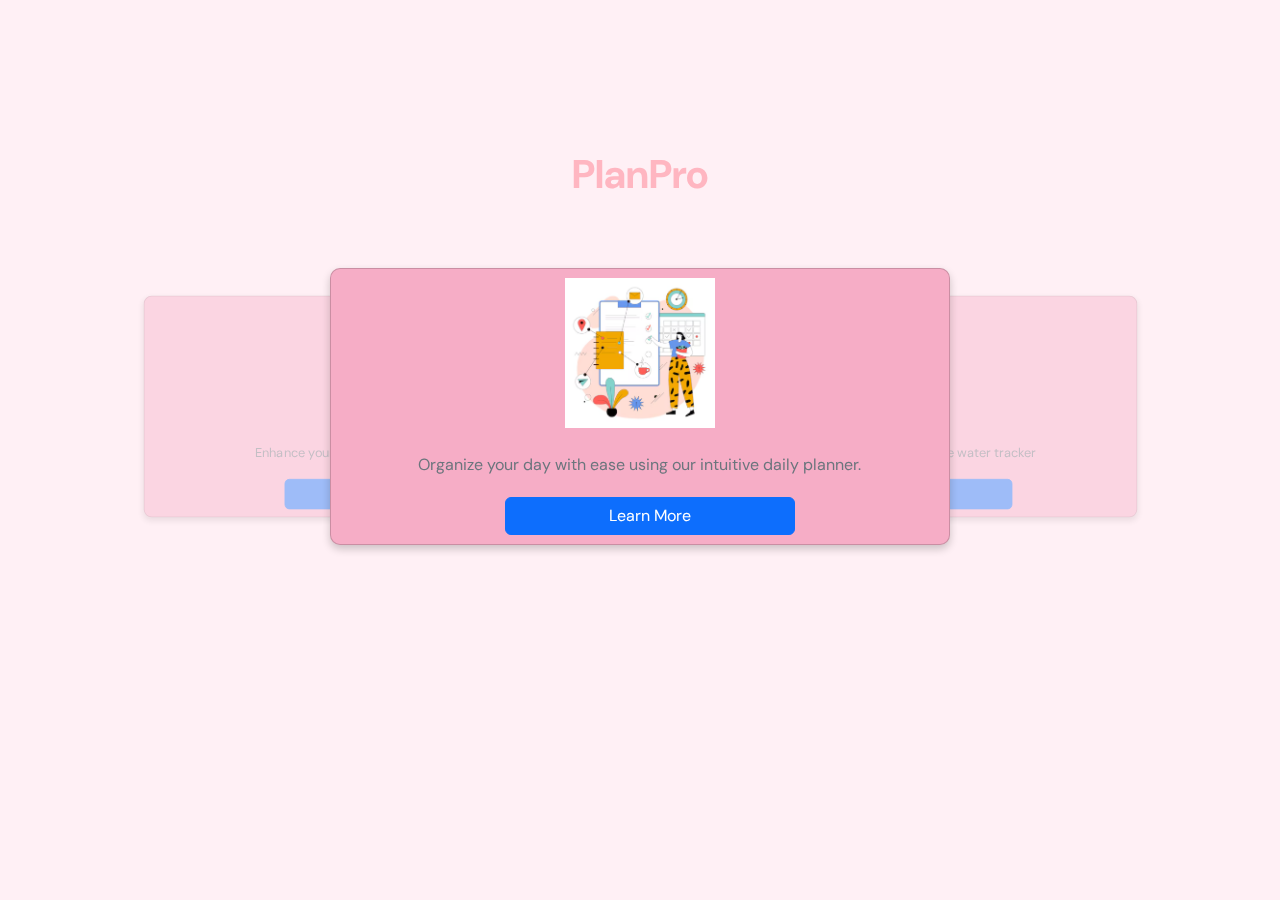
<file: index.html>
<!DOCTYPE html>
<html lang="en">
<head>
    <meta charset="UTF-8">
    <meta name="viewport" content="width=device-width, initial-scale=1.0">
    <title>PlanPro</title>
    <link href="https://cdn.jsdelivr.net/npm/bootstrap@5.3.3/dist/css/bootstrap.min.css" rel="stylesheet" integrity="sha384-QWTKZyjpPEjISv5WaRU9OFeRpok6YctnYmDr5pNlyT2bRjXh0JMhjY6hW+ALEwIH" crossorigin="anonymous">
    <link rel="stylesheet" href="style.css">
    <script src="https://cdn.jsdelivr.net/npm/@popperjs/core@2.11.6/dist/umd/popper.min.js" integrity="sha384-oBqDVmMz4fnFO9FV0wL1n4NInE2zZs2ZwHg7o2oJ4j+z5oRa0f7g0x3fpr5Ez8Q" crossorigin="anonymous"></script>
    <script src="https://cdn.jsdelivr.net/npm/bootstrap@5.3.3/dist/js/bootstrap.min.js" integrity="sha384-6n4ogOjZsA69j2QK+4As9Tf4GEdYPdj44m4U4X+G1COgf7ihR03Hx3jf4d6AA2xk" crossorigin="anonymous"></script>
    <script src="script.js"></script>
</head>
<body>
  
    <div class="container">
        <h1 class="title">PlanPro</h1>
        <input type="radio" name="slider" id="item-1" checked>
        <input type="radio" name="slider" id="item-2">
        <input type="radio" name="slider" id="item-3">
        <div class="cards">
            <label class="card" for="item-1" id="song-1">
                <img src="assets\image.png" alt="Daily Planner Image" class="card-img">
                <p>Organize your day with ease using our intuitive daily planner.</p>
                <a href="daily planner/index.html" class="btn btn-primary col-6">Learn More</a>
            </label>
            <label class="card" for="item-2" id="song-2">
                <img src="assets\water.jpg" alt="Second Card Image" class="card-img">
                <p>Stay hydrated with our easy-to-use water tracker</p>
                <a href="water-tracker\index.html" class="btn btn-primary col-6">Learn More</a>
            </label>
            <label class="card" for="item-3" id="song-3">
                <img src="assets\timer.jpg" alt="Third Card Image" class="card-img">
                <p>Enhance your productivity with our focus timer</p>
                <a href="timer\index.html" class="btn btn-primary col-6">Learn More</a>
            </label>
        </div>
    </div>
</body>
</html>
</file>
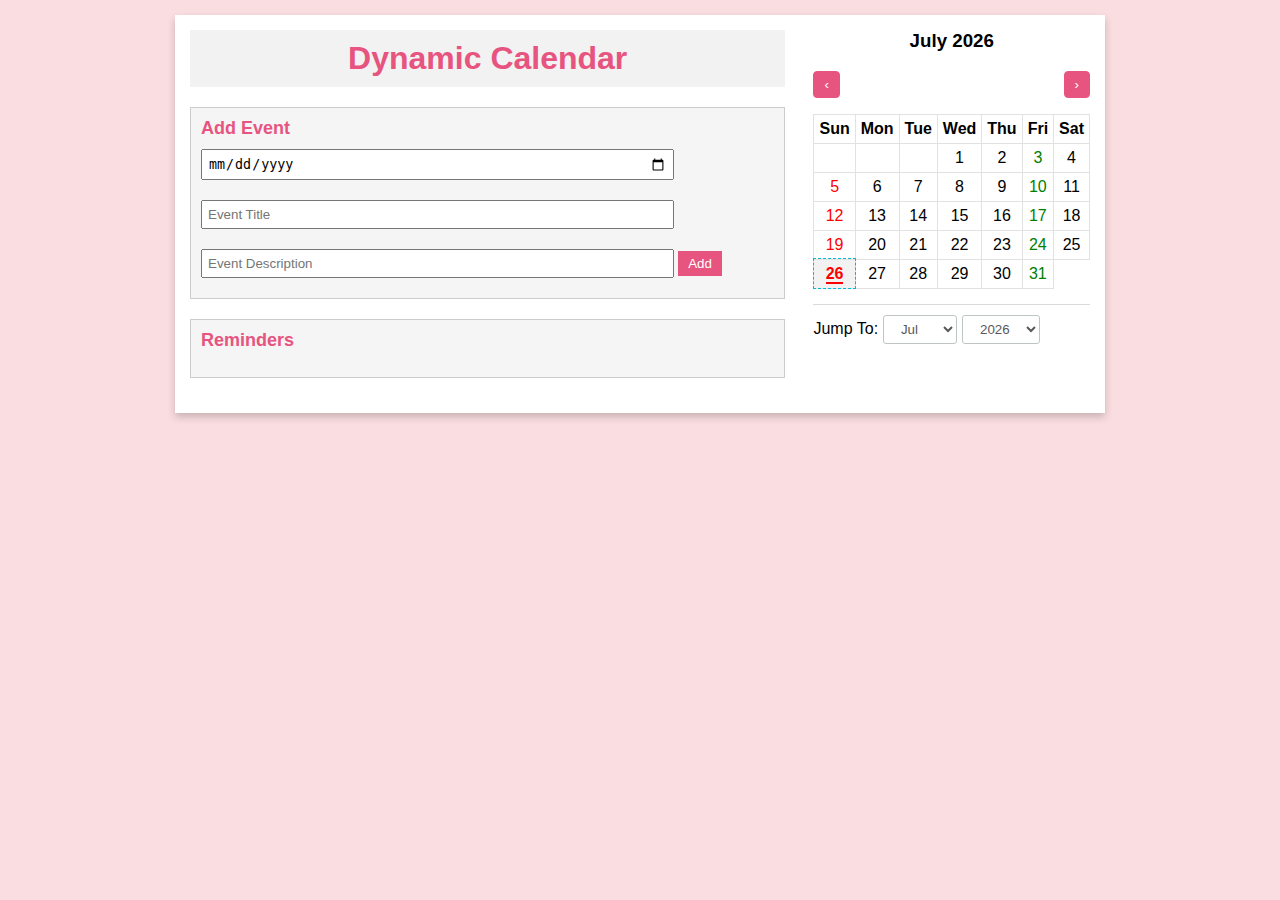
<file: calendar/index.html>
<!-- index.html -->
 
<!DOCTYPE html>
<html lang="en">
 
<head>
    <meta charset="UTF-8">
    <meta name="viewport"
          content="width=device-width, 
                   initial-scale=1.0">
    <link rel="stylesheet" href="./style.css">
    <title>Dynamic Calendar</title>
</head>
 
<body>
    <!-- Main wrapper for the calendar application -->
    <div class="wrapper">
        <div class="container-calendar">
            <div id="left">
                <h1>Dynamic Calendar</h1>
                <div id="event-section">
                    <h3>Add Event</h3>
                    <input type="date" id="eventDate">
                    <input type="text"
                        id="eventTitle"
                        placeholder="Event Title">
                    <input type="text"
                        id="eventDescription"
                        placeholder="Event Description">
                    <button id="addEvent" onclick="addEvent()">
                        Add
                    </button>
                </div>
                <div id="reminder-section">
                    <h3>Reminders</h3>
                    <!-- List to display reminders -->
                    <ul id="reminderList">
                        <li data-event-id="1">
                            <strong>Event Title</strong>
                            - Event Description on Event Date
                            <button class="delete-event"
                                onclick="deleteEvent(1)">
                                Delete
                            </button>
                        </li>
                    </ul>
                </div>
            </div>
            <div id="right">
                <h3 id="monthAndYear"></h3>
                <div class="button-container-calendar">
                    <button id="previous"
                            onclick="previous()">
                          ‹
                      </button>
                    <button id="next"
                            onclick="next()">
                          ›
                      </button>
                </div>
                <table class="table-calendar"
                       id="calendar"
                       data-lang="en">
                    <thead id="thead-month"></thead>
                    <!-- Table body for displaying the calendar -->
                    <tbody id="calendar-body"></tbody>
                </table>
                <div class="footer-container-calendar">
                    <label for="month">Jump To: </label>
                    <!-- Dropdowns to select a specific month and year -->
                    <select id="month" onchange="jump()">
                        <option value=0>Jan</option>
                        <option value=1>Feb</option>
                        <option value=2>Mar</option>
                        <option value=3>Apr</option>
                        <option value=4>May</option>
                        <option value=5>Jun</option>
                        <option value=6>Jul</option>
                        <option value=7>Aug</option>
                        <option value=8>Sep</option>
                        <option value=9>Oct</option>
                        <option value=10>Nov</option>
                        <option value=11>Dec</option>
                    </select>
                    <!-- Dropdown to select a specific year -->
                    <select id="year" onchange="jump()"></select>
                </div>
            </div>
        </div>
    </div>
    <!-- Include the JavaScript file for the calendar functionality -->
    <script src="./script.js"></script>
</body>
 
</html>
</file>
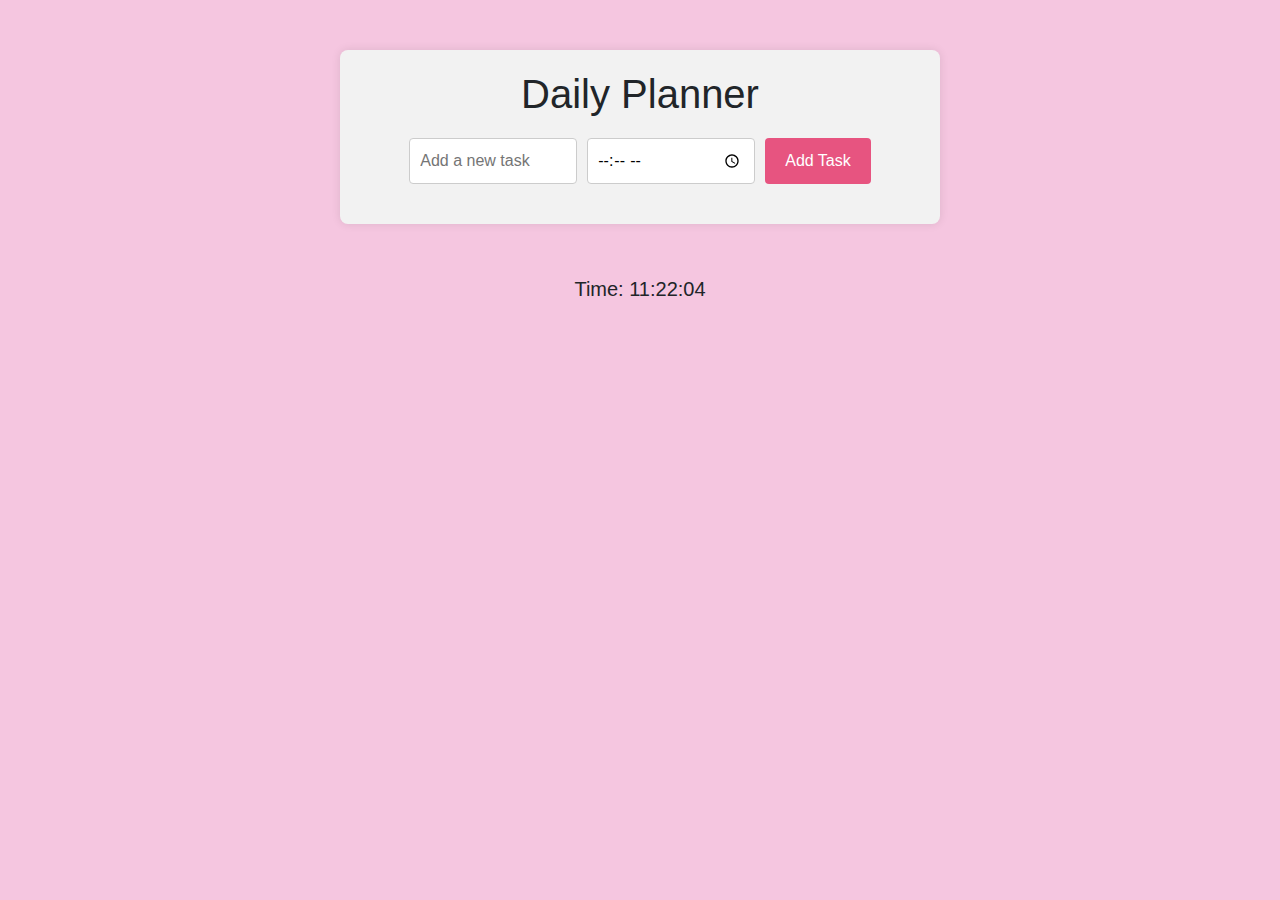
<file: daily planner/index.html>
<!DOCTYPE html>
<html lang="en">
<head>
    <meta charset="UTF-8">
    <meta name="viewport" content="width=device-width, initial-scale=1.0">
    <title>Daily Planner</title>
    <link href="https://cdn.jsdelivr.net/npm/bootstrap@5.3.3/dist/css/bootstrap.min.css" rel="stylesheet" integrity="sha384-QWTKZyjpPEjISv5WaRU9OFeRpok6YctnYmDr5pNlyT2bRjXh0JMhjY6hW+ALEwIH" crossorigin="anonymous">
    <script src="https://cdn.jsdelivr.net/npm/@popperjs/core@2.9.2/dist/umd/popper.min.js"></script>
    <link rel="stylesheet" href="style.css">
</head>
<body>
    <div class="planner">
        <h1>Daily Planner</h1>
        <div class="task-input">
            <input type="text" id="task-input" placeholder="Add a new task">
            <input type="time" id="reminder-time" placeholder="Set reminder time">
            <button id="add-task-button">Add Task</button>
        </div>
        <div class="tasks-list" id="tasks-list"></div>
    </div>
    <div class="time" id="currentTime"></div>
    <script src="script.js"></script>
</body>
</html>
</file>
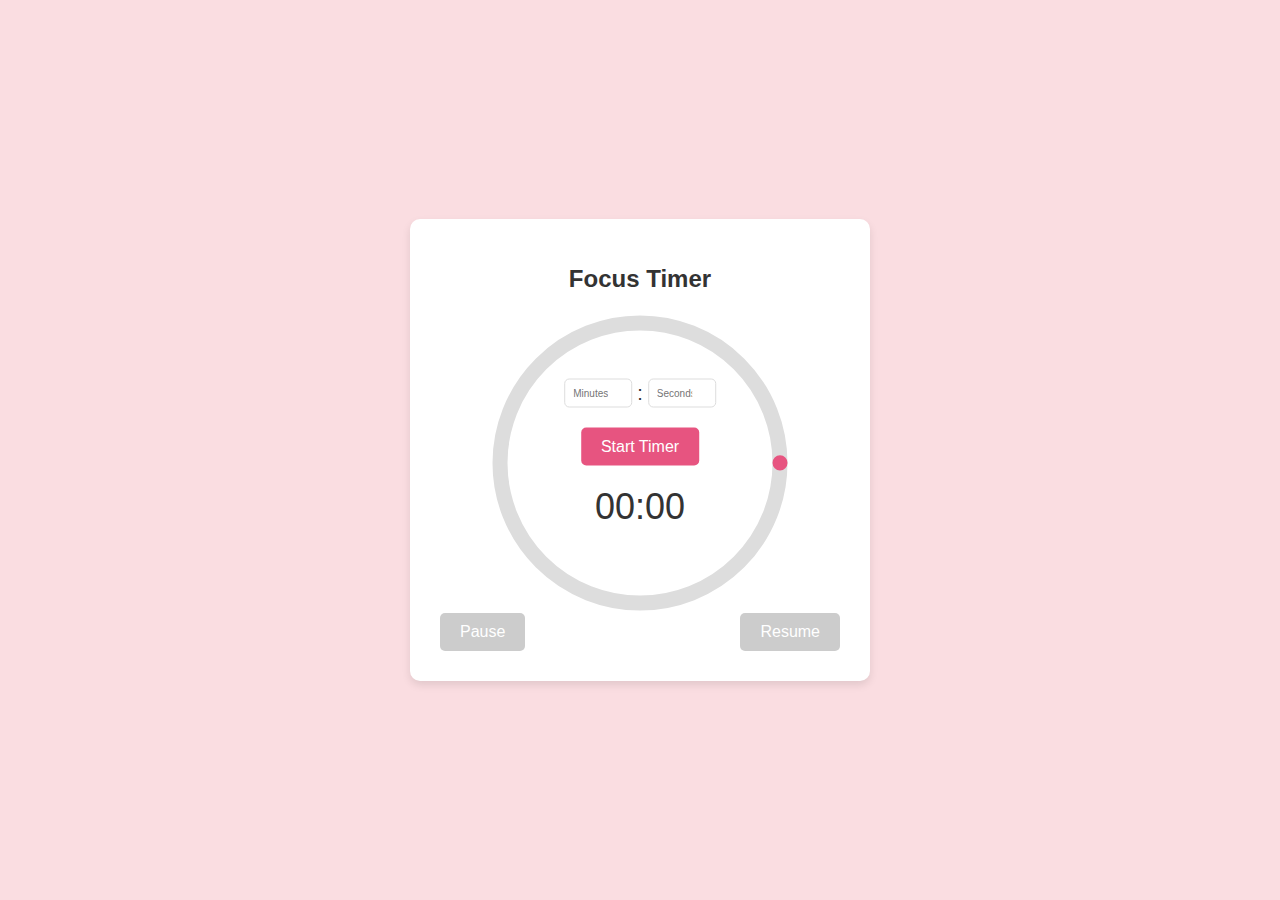
<file: timer/index.html>
<!DOCTYPE html>
<html lang="en">
<head>
    <meta charset="UTF-8">
    <meta name="viewport" content="width=device-width, initial-scale=1.0">
    <title>Focus Timer</title>
    <link rel="stylesheet" href="style.css">
</head>
<body>
    <div class="container">
        <h1>Focus Timer</h1>
        <div class="progress-container">
            <svg class="circular-progress" width="300" height="300" viewBox="0 0 300 300">
                <circle class="circular-progress-bg" cx="150" cy="150" r="140"></circle>
                <circle id="progress-bar-fill" class="circular-progress-bar" cx="150" cy="150" r="140"></circle>
            </svg>
            <div class="form-container">
                <form id="timer-form" class="timer-form">
                    <div class="input-group">
                        <input type="number" id="minutes" placeholder="Minutes" required>
                        <span>:</span>
                        <input type="number" id="seconds" placeholder="Seconds" required>
                    </div>
                    <button type="submit" class="btn">Start Timer</button>
                </form>
                <div id="timer-display" class="timer-display">00:00</div>
            </div>
        </div>
        <div class="buttons">
            <button id="pause-button" class="btn" disabled>Pause</button>
            <button id="resume-button" class="btn" disabled>Resume</button>
        </div>
        <audio id="alarm-sound" src="alarm.mp3"></audio>
    </div>
    <script src="script.js"></script>
</body>
</html>
</file>
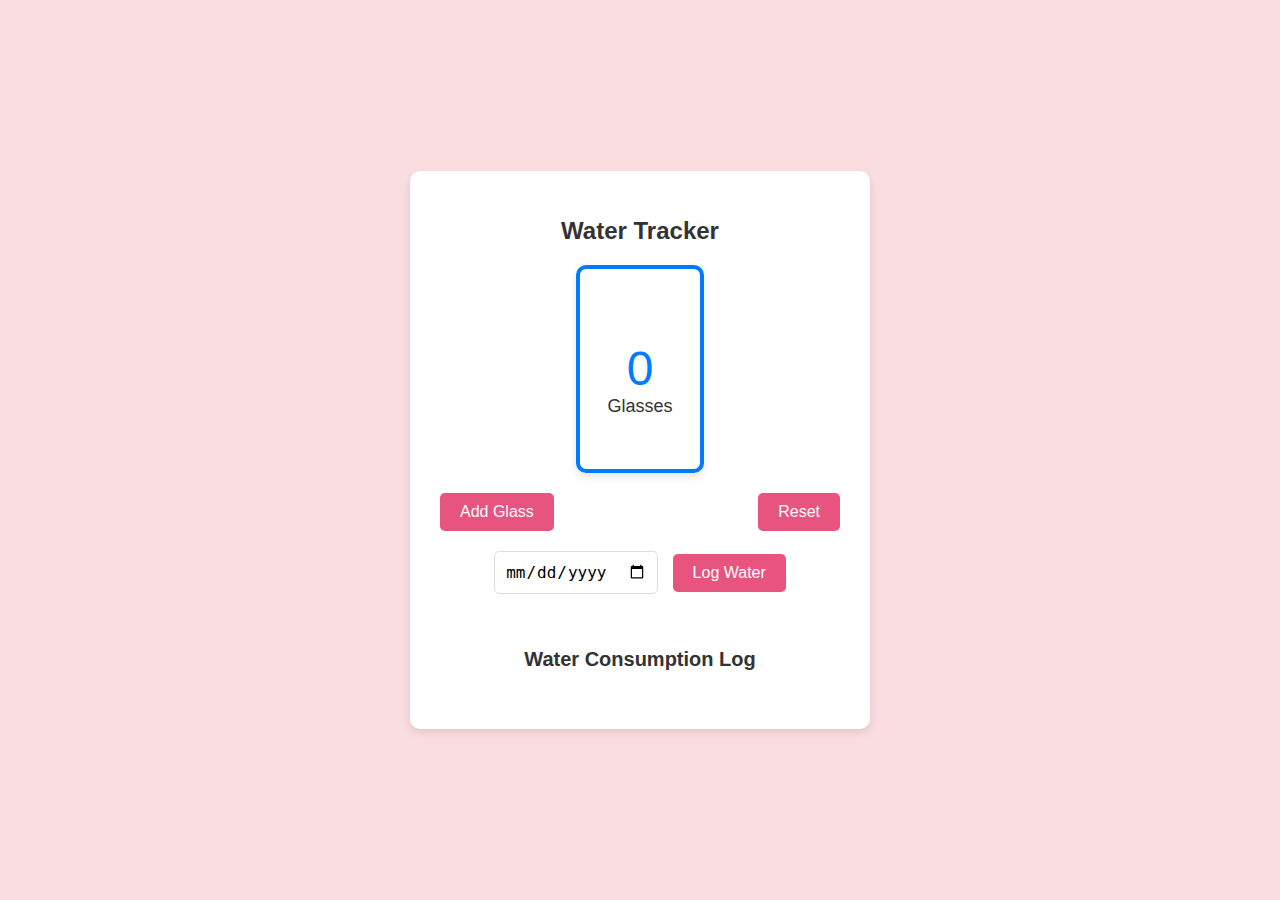
<file: water-tracker/index.html>
<!DOCTYPE html>
<html lang="en">
<head>
    <meta charset="UTF-8">
    <meta name="viewport" content="width=device-width, initial-scale=1.0">
    <title>Water Tracker</title>
    <link rel="stylesheet" href="style.css">
</head>
<body>
    <div class="container">
        <h1>Water Tracker</h1>
        <div class="tracker">
            <div class="glass">
                <div id="glass-fill" class="glass-fill"></div>
                <div class="inner-glass">
                    <div id="water-count" class="count">0</div>
                    <div class="label">Glasses</div>
                </div>
            </div>
        </div>
        <div class="buttons">
            <button id="add-water-button" class="btn">Add Glass</button>
            <button id="reset-water-button" class="btn reset">Reset</button>
        </div>
        <div id="kudos-message" class="kudos-message"></div>
        <div class="date-input">
            <input type="date" id="date-input">
            <button id="log-water-button" class="btn">Log Water</button>
        </div>
        <div id="water-log" class="water-log">
            <br>
            <h2>Water Consumption Log</h2><br>
        </div>
    </div>
    <script src="script.js"></script>
</body>
</html>
</file>
<file: style.css>
@import url("https://fonts.googleapis.com/css?family=DM+Sans:400,500,700&display=swap");

* {
    box-sizing: border-box;
}

html, body {
    margin: 0;
    padding: 0;
    width: 100%;
    height: 100%;
}

body {
    display: flex;
    align-items: center;
    justify-content: center;
    padding: 30px 10px;
    font-family: 'DM Sans', sans-serif;
    transition: background .4s ease-in;
    background:#FFF0F5;
    background-size: cover; 
    background-position: center;
}

.title {
    font-family: 'DM Sans', sans-serif;
    font-weight: 700;
    font-size: 2.5rem;
    margin-bottom: 20px;
    color: #FFB6C1; /* Light Pink */
}

input[type=radio] {
    display: none;
}

.card {
    position: absolute;
    width: 80%; /* Reduced width */
    height: 60%; /* Reduced height */
    left: 0;
    right: 0;
    margin: auto;
    transition: transform .4s ease;
    cursor: pointer;
    border-radius: 10px;
    box-shadow: 0 4px 8px rgba(0, 0, 0, 0.2);
    background: #F6ADC6; /* Nadeshiko Pink */
    display: flex;
    flex-direction: column;
    justify-content: center;
    align-items: center;
    padding: 20px;
    text-align: center;
}

.container {
    width: 100%;
    max-width: 800px;
    max-height: 600px;
    height: 100%;
    transform-style: preserve-3d;
    display: flex;
    justify-content: center;
    flex-direction: column;
    align-items: center;
}

.cards {
    position: relative;
    width: 100%;
    height: 100%;
    margin-bottom: 20px;
    margin-top: 50px;
}

.card h5 {
    margin: 0;
    font-size: 1.25rem;
}

.card p {
    margin: 10px 0;
    color: #6c757d;
}

.card a {
    margin-top: 10px;
    justify-content: center;
    align-items: center;
    margin-left: 20px;
}

.card-img {
    max-width: 70%; /* Increased width */
    max-height: 150px; /* Increased height */
    margin-bottom: 15px;
    border-radius: 10px;
    object-fit: contain; /* Prevents stretching and maintains aspect ratio */
}

#item-1:checked ~ .cards #song-3,
#item-2:checked ~ .cards #song-1,
#item-3:checked ~ .cards #song-2 {
    transform: translateX(-40%) scale(.8);
    opacity: .4;
    z-index: 0;
}

#item-1:checked ~ .cards #song-2,
#item-2:checked ~ .cards #song-3,
#item-3:checked ~ .cards #song-1 {
    transform: translateX(40%) scale(.8);
    opacity: .4;
    z-index: 0;
}

#item-1:checked ~ .cards #song-1,
#item-2:checked ~ .cards #song-2,
#item-3:checked ~ .cards #song-3 {
    transform: translateX(0) scale(1);
    opacity: 1;
    z-index: 1;
}

/* Responsive design */
@media (max-width: 1200px) {
  .card {
      width: 90%; /* Adjust width for smaller screens */
      height: 65%; /* Adjust height for smaller screens */
  }
}

@media (max-width: 768px) {
  .card {
      width: 95%; /* Adjust width for smaller screens */
      height: 70%; /* Adjust height for smaller screens */
  }
  
  .card h5 {
      font-size: 1.15rem; /* Adjust font size */
  }

  .card p {
      font-size: 0.95rem; /* Adjust font size */
  }

  .card-img {
      max-width: 80%; /* Adjust image width */
      max-height: 120px; /* Adjust image height */
  }
}

@media (max-width: 576px) {
  .card {
      width: 100%; /* Adjust width for smallest screens */
      height: 75%; /* Adjust height for smallest screens */
  }
  
  .card h5 {
      font-size: 1rem; /* Adjust font size */
  }

  .card p {
      font-size: 0.85rem; /* Adjust font size */
  }

  .card-img {
      max-width: 90%; /* Adjust image width */
      max-height: 100px; /* Adjust image height */
  }
}
</file>
<file: calendar/style.css>
/* styles.css */
 
/* General styling for the entire page */
body {
    font-family: Arial, sans-serif;
    background-color: #fadde1;
    margin: 0;
}
 
.wrapper {
    max-width: 1100px;
    margin: 15px auto;
}
 
/* Calendar container */
.container-calendar {
    background: #ffffff;
    padding: 15px;
    max-width: 900px;
    margin: 0 auto;
    overflow: auto;
    box-shadow: 0 4px 8px 0 rgba(0, 0, 0, 0.2);
    display: flex;
    justify-content: space-between;
}
 
/* Event section styling */
#event-section {
    padding: 10px;
    background: #f5f5f5;
    margin: 20px 0;
    border: 1px solid #ccc;
}
 
.container-calendar #left h1 {
    color: #E75480;
    text-align: center;
    background-color: #f2f2f2;
    margin: 0;
    padding: 10px 0;
}
 
#event-section h3 {
    color: #E75480;
    font-size: 18px;
    margin: 0;
}
 
#event-section input[type="date"],
#event-section input[type="text"] {
    margin: 10px 0;
    padding: 5px;
    width: 80%;
}
 
#event-section button {
    background: #E75480;
    color: white;
    border: none;
    padding: 5px 10px;
    cursor: pointer;
}
 
.event-marker {
    position: relative;
}
 
.event-marker::after {
    content: '';
    display: block;
    width: 6px;
    height: 6px;
    background-color: red;
    border-radius: 50%;
    position: absolute;
    bottom: 0;
    left: 0;
}
 
/* event tooltip styling */
.event-tooltip {
    position: absolute;
    background-color: rgba(234, 232, 232, 0.763);
    color: black;
    padding: 10px;
    border-radius: 4px;
    bottom: 20px;
    left: 50%;
    transform: translateX(-50%);
    display: none;
    transition: all 0.3s;
    box-shadow: 0 2px 4px rgba(0, 0, 0, 0.2);
    z-index: 1;
}
 
.event-marker:hover .event-tooltip {
    display: block;
}
 
/* Reminder section styling */
#reminder-section {
    padding: 10px;
    background: #f5f5f5;
    margin: 20px 0;
    border: 1px solid #ccc;
}
 
#reminder-section h3 {
    color:#E75480;
    font-size: 18px;
    margin: 0;
}
 
#reminderList {
    list-style: none;
    padding: 0;
}
 
#reminderList li {
    margin: 5px 0;
    font-size: 16px;
}
 
/* Style for the delete buttons */
.delete-event {
    background: rgb(237, 19, 19);
    color: white;
    border: none;
    padding: 5px 10px;
    cursor: pointer;
    margin-left: 10px;
    align-items: right;
}
 
/* Buttons in the calendar */
.button-container-calendar button {
    cursor: pointer;
    background:#E75480;
    color: #fff;
    border: 1px solid#E75480;
    border-radius: 4px;
    padding: 5px 10px;
}
 
/* Calendar table */
.table-calendar {
    border-collapse: collapse;
    width: 100%;
}
 
.table-calendar td,
.table-calendar th {
    padding: 5px;
    border: 1px solid #e2e2e2;
    text-align: center;
    vertical-align: top;
}
 
/* Date picker */
.date-picker.selected {
    background-color: #f2f2f2;
    font-weight: bold;
    outline: 1px dashed #00BCD4;
}
 
.date-picker.selected span {
    border-bottom: 2px solid currentColor;
}
 
/* Day-specific styling */
.date-picker:nth-child(1) {
    color: red;
    /* Sunday */
}
 
.date-picker:nth-child(6) {
    color: green;
    /* Friday */
}
 
/* Hover effect for date cells */
.date-picker:hover {
    background-color: green;
    color: white;
    cursor: pointer;
}
 
/* Header for month and year */
#monthAndYear {
    text-align: center;
    margin-top: 0;
}
 
/* Navigation buttons */
.button-container-calendar {
    position: relative;
    margin-bottom: 1em;
    overflow: hidden;
    clear: both;
}
 
#previous {
    float: left;
}
 
#next {
    float: right;
}
 
/* Footer styling */
.footer-container-calendar {
    margin-top: 1em;
    border-top: 1px solid #dadada;
    padding: 10px 0;
}
 
.footer-container-calendar select {
    cursor: pointer;
    background: #ffffff;
    color: #585858;
    border: 1px solid #bfc5c5;
    border-radius: 3px;
    padding: 5px 1em;
}
/* Responsive styles */
@media (max-width: 1200px) {
    .container-calendar {
        max-width: 700px;
        padding: 10px;
    }
}

@media (max-width: 992px) {
    .container-calendar {
        max-width: 600px;
    }

    .wrapper {
        max-width: 900px;
    }

    .table-calendar th,
    .table-calendar td {
        padding: 4px;
    }

    #event-section input[type="date"],
    #event-section input[type="text"] {
        width: 100%;
    }

    .button-container-calendar button {
        padding: 4px 8px;
    }
}

@media (max-width: 768px) {
    .container-calendar {
        flex-direction: column;
    }

    .wrapper {
        max-width: 600px;
    }

    .table-calendar th,
    .table-calendar td {
        padding: 3px;
    }

    #event-section input[type="date"],
    #event-section input[type="text"] {
        width: 100%;
    }

    .button-container-calendar button {
        padding: 3px 6px;
    }
}

@media (max-width: 576px) {
    .container-calendar {
        max-width: 100%;
        padding: 5px;
    }

    .wrapper {
        max-width: 100%;
        margin: 5px;
    }

    .table-calendar th,
    .table-calendar td {
        padding: 2px;
        font-size: 12px;
    }

    #event-section input[type="date"],
    #event-section input[type="text"] {
        width: 100%;
        margin: 5px 0;
    }

    .button-container-calendar button {
        padding: 2px 4px;
        font-size: 12px;
    }

    #event-section button,
    .delete-event {
        padding: 2px 4px;
        font-size: 12px;
    }
}
</file>
<file: daily planner/style.css>
body {
    font-family: Arial, sans-serif;
    background-color: #F5C6E0;
    margin: 0;
    padding: 0;
}

.planner {
    max-width: 600px;
    margin: 50px auto;
    background: #f2f2f2;;
    padding: 20px;
    border-radius: 8px;
    box-shadow: 0 0 10px rgba(0, 0, 0, 0.1);
}


h1 {
    text-align: center;
    margin-bottom: 20px;
}

.task-input {
    display: flex;
    justify-content: center;
    margin-bottom: 20px;
}

#task-input,
#reminder-time {
    width: 30%;
    padding: 10px;
    border: 1px solid #ccc;
    border-radius: 4px;
    margin-right: 10px;
}

#add-task-button {
    padding: 10px 20px;
    border: none;
    background: #E75480;
    color: white;
    border-radius: 4px;
    cursor: pointer;
}

.tasks-list {
    list-style: none;
    padding: 0;
}

.task-item {
    display: flex;
    justify-content: space-between;
    background: #f9f9f9;
    padding: 10px;
    margin-bottom: 10px;
    border-radius: 4px;
    border: 1px solid #ddd;
}

.task-item button {
    background: #dc3545;
    color: white;
    border: none;
    padding: 5px 10px;
    border-radius: 4px;
    cursor: pointer;
}

.time {
    text-align: center;
    margin-top: 20px;
    font-size: 20px;
}
@media (min-width: 768px) {
    #task-input,
    #reminder-time {
        max-width: 45%;
    }
}

@media (max-width: 767px) {
    .planner {
        padding: 10px;
    }

    h1 {
        font-size: 1.2rem;
    }

    .task-input {
        flex-direction: column;
    }

    #task-input,
    #reminder-time {
        max-width: 100%;
        margin-right: 0;
    }

    #add-task-button {
        width: 100%;
        font-size: 1rem;
    }
}
</file>
<file: timer/style.css>
body {
    font-family: 'Arial', sans-serif;
    display: flex;
    justify-content: center;
    align-items: center;
    height: 100vh;
    margin: 0;
    background: #fadde1;
}

.container {
    background: white;
    padding: 30px;
    border-radius: 10px;
    box-shadow: 0 4px 8px rgba(0, 0, 0, 0.1);
    text-align: center;
    max-width: 400px;
    width: 100%;
    position: relative;
}

h1 {
    margin-bottom: 20px;
    font-size: 24px;
    color: #333;
}

.progress-container {
    position: relative;
    width: 300px;
    height: 300px;
    margin: 0 auto;
}

.circular-progress {
    position: absolute;
    top: 0;
    left: 0;
}

.circular-progress-bg,
.circular-progress-bar {
    fill: none;
    stroke-width: 15;
    stroke-linecap: round;
}

.circular-progress-bg {
    stroke: #ddd;
}

.circular-progress-bar {
    stroke: #E75480;
    stroke-dasharray: 879; /* Circumference of the circle (2 * π * r) */
    stroke-dashoffset: 879; /* Start with full length (unfilled) */
    transition: stroke-dashoffset 0.5s linear;
}

.form-container {
    position: absolute;
    top: 50%;
    left: 50%;
    transform: translate(-50%, -50%);
    text-align: center;
}

.timer-form {
    display: flex;
    flex-direction: column;
    align-items: center;
    margin-bottom: 20px;
}
.timer-display {
    font-size: 10px; /* Reduced font size for display text */
    color: #333;
    margin-bottom: 20px;
}
.input-group {
    display: flex;
    align-items: center;
    margin-bottom: 20px;
}

.input-group input {
    width: 50px;  /* Adjusted width */
    padding: 8px; /* Reduced padding */
    font-size: 10px; /* Further reduced font size */
    text-align: center;
    border: 1px solid #ddd;
    border-radius: 5px;
    margin: 0 5px;
    outline: none;
}

.input-group span {
    font-size: 20px; /* Slightly reduced size for better balance */
    color: #333;
}
.timer-display {
    font-size: 36px;
    color: #333;
    margin-bottom: 20px;
}

.buttons {
    display: flex;
    justify-content: space-between;
}

.btn {
    padding: 10px 20px;
    font-size: 16px;
    color: white;
    background: #E75480;
    border: none;
    border-radius: 5px;
    cursor: pointer;
    outline: none;
    transition: background 0.3s;
}

.btn:hover {
    background: #A94064;
}

.btn:disabled {
    background: #ccc;
    cursor: not-allowed;
}

.alert-container {
    position: fixed;
    top: 50%;
    left: 50%;
    transform: translate(-50%, -50%);
    background: white;
    padding: 20px;
    box-shadow: 0 0 10px rgba(0, 0, 0, 0.1);
    border-radius: 10px;
    text-align: center;
}

.alert-container p {
    font-size: 18px;
    margin-bottom: 20px;
}

.alert-container button {
    padding: 20px 40px;
    background: #E75480;
    color: white;
    border: none;
    border-radius: 5px;
    cursor: pointer;
}
@media (max-width: 768px) {
    .container {
        padding: 20px;
        max-width: 100%;
        box-shadow: none;
    }

    h1 {
        font-size: 20px;
    }

    .progress-container {
        max-width: 200px;
    }

    .circular-progress {
        max-width: 200px;
        max-height: 200px;
    }

    .form-container {
        padding: 10px;
    }

    .input-group input {
        width: 40px;
        padding: 5px;
        font-size: 12px;
    }

    .input-group span {
        font-size: 16px;
    }

    .timer-display {
        font-size: 24px;
    }

    .btn {
        padding: 8px 16px;
        font-size: 14px;
    }

    .alert-container {
        padding: 15px;
    }

    .alert-container p {
        font-size: 16px;
    }

    .alert-container button {
        padding: 10px 20px;
        font-size: 14px;
    }
}

@media (max-width: 480px) {
    .container {
        padding: 15px;
    }

    h1 {
        font-size: 18px;
    }

    .progress-container {
        max-width: 150px;
    }

    .circular-progress {
        max-width: 150px;
        max-height: 150px;
    }

    .form-container {
        padding: 5px;
    }

    .input-group input {
        width: 30px;
        padding: 3px;
        font-size: 10px;
    }

    .input-group span {
        font-size: 14px;
    }

    .timer-display {
        font-size: 20px;
    }

    .btn {
        padding: 6px 12px;
        font-size: 12px;
    }

    .alert-container {
        padding: 10px;
    }

    .alert-container p {
        font-size: 14px;
    }

    .alert-container button {
        padding: 8px 16px;
        font-size: 12px;
    }
}
</file>
<file: water-tracker/style.css>
body {
    font-family: 'Arial', sans-serif;
    display: flex;
    justify-content: center;
    align-items: center;
    height: 100vh;
    margin: 0;
    background: #fadde1;
}

.container {
    background: white;
    padding: 30px;
    border-radius: 10px;
    box-shadow: 0 4px 8px rgba(0, 0, 0, 0.1);
    text-align: center;
    max-width: 400px;
    width: 100%;
}

h1 {
    margin-bottom: 20px;
    font-size: 24px;
    color: #333;
}

h2 {
    text-align:center;
}

.tracker {
    display: flex;
    justify-content: center;
    align-items: center;
    margin-bottom: 20px;
}

.glass {
    width: 120px;
    height: 200px;
    border: 4px solid #007bff;
    border-radius: 10px;
    position: relative;
    display: flex;
    justify-content: center;
    align-items: center;
    box-shadow: 0 4px 8px rgba(0, 0, 0, 0.1);
    overflow: hidden;
}

.glass-fill {
    position: absolute;
    bottom: 0;
    width: 100%;
    background: lightblue;
    height: 0;
    transition: height 0.3s;
}

.inner-glass {
    width: 100px;
    height: 180px;
    background: white;
    display: flex;
    flex-direction: column;
    justify-content: center;
    align-items: center;
    position: absolute;
    bottom: 0;
    pointer-events: none;
}

.count {
    font-size: 48px;
    color: #007bff;
}

.label {
    font-size: 18px;
    color: #333;
}

.buttons {
    display: flex;
    justify-content: space-between;
}

.btn {
    padding: 10px 20px;
    font-size: 16px;
    color: white;
    background: #E75480;
    border: none;
    border-radius: 5px;
    cursor: pointer;
    outline: none;
    transition: background 0.3s;
}

.btn:hover {
    background: #b52a32;
}

.btn.reset {
    background: #E75480;
}

.btn.reset:hover {
    background: #b52a32;
}

.date-input {
    margin: 20px 0;
}

.date-input input {
    padding: 10px;
    font-size: 16px;
    border: 1px solid #ddd;
    border-radius: 5px;
    outline: none;
    margin-right: 10px;
}

.kudos-message {
    color: black;
    font-size: 18px;
    margin-top: 10px;
}

.water-log {
    margin-top: 20px;
    text-align: left;
}

.water-log h2 {
    font-size: 20px;
    color: #333;
    margin-bottom: 10px;
}

.water-log .log-entry {
    display: flex;
    justify-content: space-between;
    align-items: center;
    background: #f8f9fa;
    padding: 10px;
    border-radius: 5px;
    margin-bottom: 10px;
}

.water-log .log-entry button {
    background: #c21807;
    border: none;
    border-radius: 5px;
    color: white;
    cursor: pointer;
    padding: 5px 10px;
}
</file>
